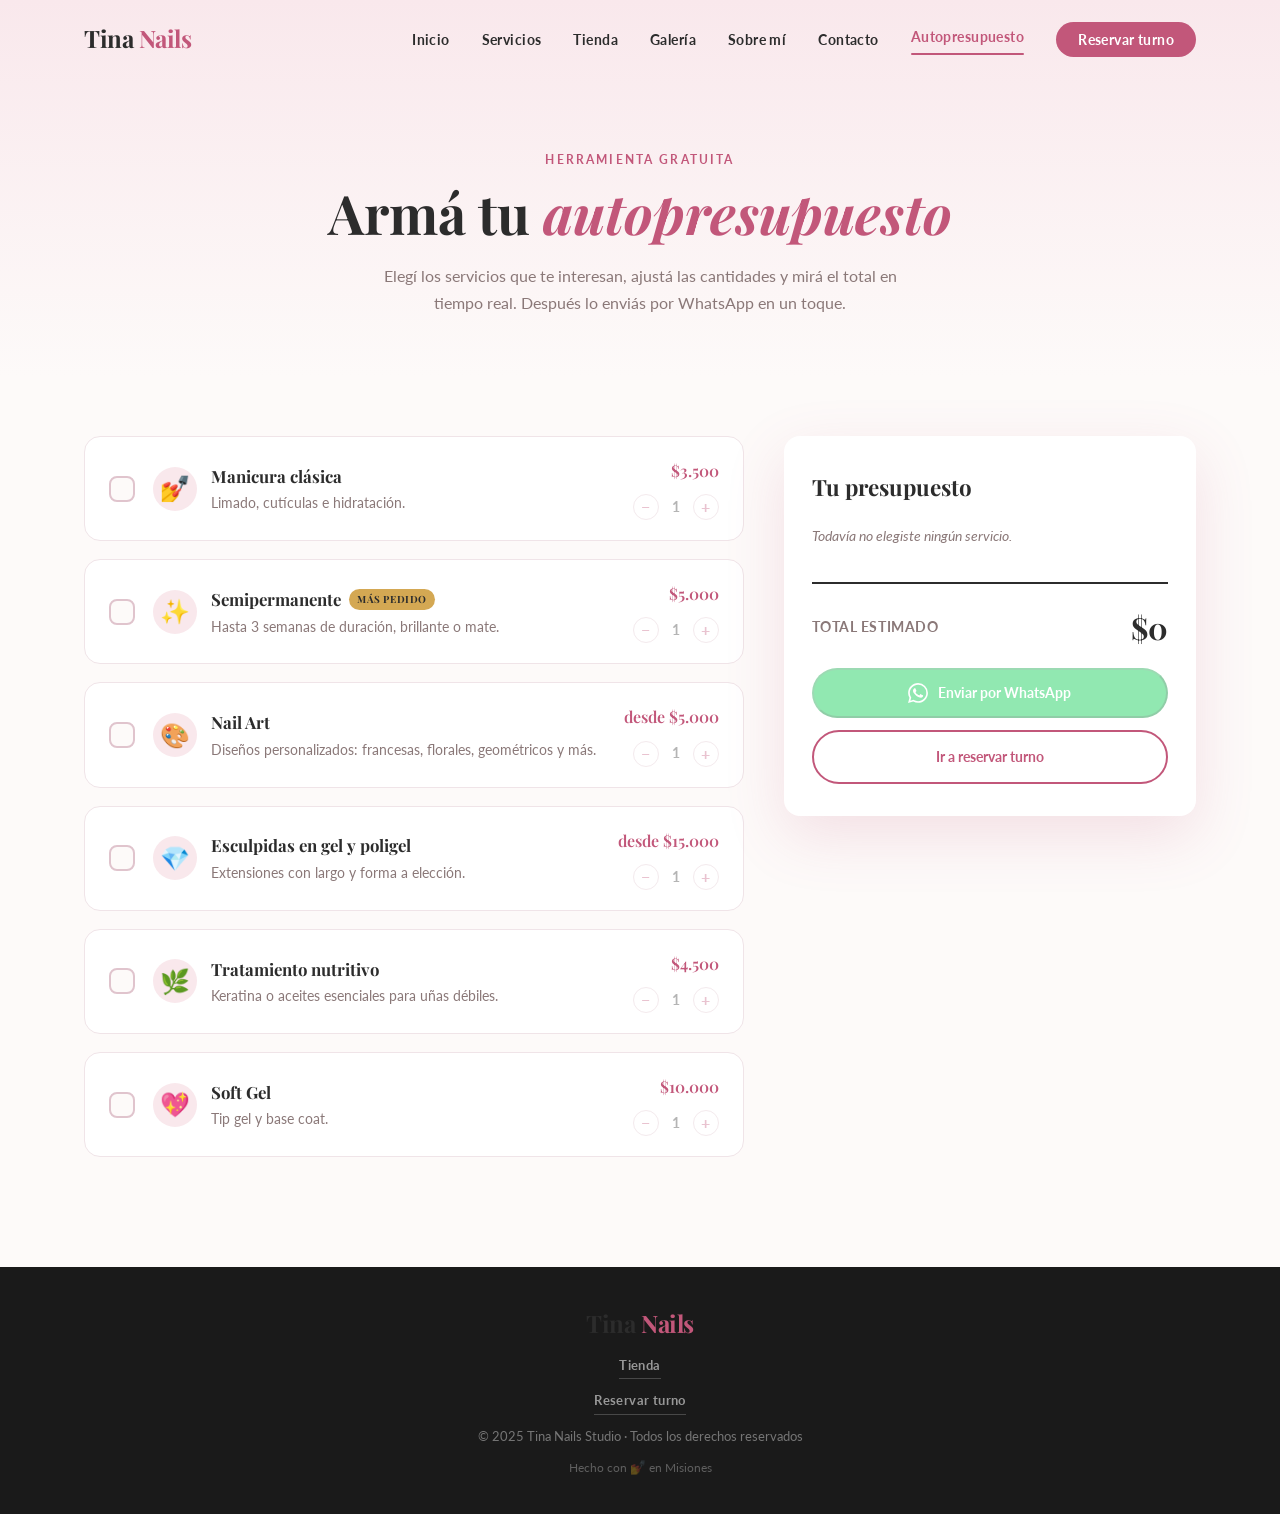
<file: presupuesto.html>
<!DOCTYPE html>
<html lang="es">
<head>
  <meta charset="UTF-8" />
  <meta name="viewport" content="width=device-width, initial-scale=1.0" />
  <title>Autopresupuesto | Tina Nails Studio</title>
  <meta name="description" content="Calculá al instante el costo de tu manicura, semipermanente, nail art, esculpidas en gel/poligel o tratamiento nutritivo en Tina Nails Studio." />
  <meta name="theme-color" content="#F9E8EC" />
  <meta name="apple-mobile-web-app-capable" content="yes" />
  <meta name="format-detection" content="telephone=no" />
  <link rel="preconnect" href="https://fonts.googleapis.com" />
  <link rel="preconnect" href="https://fonts.gstatic.com" crossorigin />
  <link href="https://fonts.googleapis.com/css2?family=Playfair+Display:ital,wght@0,400;0,600;0,700;1,400&family=Lato:wght@300;400;700&display=swap" rel="stylesheet" />
  <link rel="stylesheet" href="style.css" />
  <link rel="stylesheet" href="presupuesto.css" />
</head>
<body>

  <!-- NAV -->
  <nav class="navbar" id="navbar">
    <div class="nav-inner">
      <a href="index.html" class="nav-logo">Tina <span>Nails</span></a>
      <button class="burger" id="burger" type="button" aria-label="Abrir menú" aria-controls="navLinks" aria-expanded="false">
        <span></span><span></span><span></span>
      </button>
      <ul class="nav-links" id="navLinks">
        <li><a href="index.html#inicio">Inicio</a></li>
        <li><a href="index.html#servicios">Servicios</a></li>
        <li><a href="tienda.html">Tienda</a></li>
        <li><a href="index.html#galeria">Galería</a></li>
        <li><a href="index.html#sobre-mi">Sobre mí</a></li>
        <li><a href="index.html#contacto">Contacto</a></li>
        <li><a href="presupuesto.html" class="active-link">Autopresupuesto</a></li>
        <li><a href="index.html#reservar" class="btn-nav">Reservar turno</a></li>
      </ul>
    </div>
  </nav>

  <!-- HEADER -->
  <header class="presu-header">
    <div class="container">
      <p class="eyebrow">Herramienta gratuita</p>
      <h1>Armá tu <em>autopresupuesto</em></h1>
      <p class="presu-header-sub">Elegí los servicios que te interesan, ajustá las cantidades y mirá el total en tiempo real. Después lo enviás por WhatsApp en un toque.</p>
    </div>
  </header>

  <!-- CALCULADORA -->
  <section class="presu-calc">
    <div class="container presu-layout">

      <!-- Lista de servicios -->
      <div class="presu-servicios" id="presuServicios">

        <div class="presu-card" data-id="manicura" data-nombre="Manicura clásica" data-precio="3500" data-desde="false">
          <div class="presu-card-check">
            <input type="checkbox" id="chk-manicura" class="presu-checkbox" />
            <label for="chk-manicura"></label>
          </div>
          <div class="presu-card-info">
            <div class="presu-card-icon">💅</div>
            <div>
              <h3>Manicura clásica</h3>
              <p>Limado, cutículas e hidratación.</p>
            </div>
          </div>
          <div class="presu-card-right">
            <span class="presu-card-precio">$3.500</span>
            <div class="presu-qty">
              <button type="button" class="qty-btn qty-minus" aria-label="Restar">−</button>
              <span class="qty-val">1</span>
              <button type="button" class="qty-btn qty-plus" aria-label="Sumar">+</button>
            </div>
          </div>
        </div>

        <div class="presu-card" data-id="semipermanente" data-nombre="Semipermanente" data-precio="5000" data-desde="false">
          <div class="presu-card-check">
            <input type="checkbox" id="chk-semipermanente" class="presu-checkbox" />
            <label for="chk-semipermanente"></label>
          </div>
          <div class="presu-card-info">
            <div class="presu-card-icon">✨</div>
            <div>
              <h3>Semipermanente <span class="mini-badge">Más pedido</span></h3>
              <p>Hasta 3 semanas de duración, brillante o mate.</p>
            </div>
          </div>
          <div class="presu-card-right">
            <span class="presu-card-precio">$5.000</span>
            <div class="presu-qty">
              <button type="button" class="qty-btn qty-minus" aria-label="Restar">−</button>
              <span class="qty-val">1</span>
              <button type="button" class="qty-btn qty-plus" aria-label="Sumar">+</button>
            </div>
          </div>
        </div>

        <div class="presu-card" data-id="nailart" data-nombre="Nail Art" data-precio="5000" data-desde="true">
          <div class="presu-card-check">
            <input type="checkbox" id="chk-nailart" class="presu-checkbox" />
            <label for="chk-nailart"></label>
          </div>
          <div class="presu-card-info">
            <div class="presu-card-icon">🎨</div>
            <div>
              <h3>Nail Art</h3>
              <p>Diseños personalizados: francesas, florales, geométricos y más.</p>
            </div>
          </div>
          <div class="presu-card-right">
            <span class="presu-card-precio">desde $5.000</span>
            <div class="presu-qty">
              <button type="button" class="qty-btn qty-minus" aria-label="Restar">−</button>
              <span class="qty-val">1</span>
              <button type="button" class="qty-btn qty-plus" aria-label="Sumar">+</button>
            </div>
          </div>
        </div>

        <div class="presu-card" data-id="esculpidas" data-nombre="Esculpidas en gel y poligel" data-precio="15000" data-desde="true">
          <div class="presu-card-check">
            <input type="checkbox" id="chk-esculpidas" class="presu-checkbox" />
            <label for="chk-esculpidas"></label>
          </div>
          <div class="presu-card-info">
            <div class="presu-card-icon">💎</div>
            <div>
              <h3>Esculpidas en gel y poligel</h3>
              <p>Extensiones con largo y forma a elección.</p>
            </div>
          </div>
          <div class="presu-card-right">
            <span class="presu-card-precio">desde $15.000</span>
            <div class="presu-qty">
              <button type="button" class="qty-btn qty-minus" aria-label="Restar">−</button>
              <span class="qty-val">1</span>
              <button type="button" class="qty-btn qty-plus" aria-label="Sumar">+</button>
            </div>
          </div>
        </div>

        <div class="presu-card" data-id="tratamiento" data-nombre="Tratamiento nutritivo" data-precio="4500" data-desde="false">
          <div class="presu-card-check">
            <input type="checkbox" id="chk-tratamiento" class="presu-checkbox" />
            <label for="chk-tratamiento"></label>
          </div>
          <div class="presu-card-info">
            <div class="presu-card-icon">🌿</div>
            <div>
              <h3>Tratamiento nutritivo</h3>
              <p>Keratina o aceites esenciales para uñas débiles.</p>
            </div>
          </div>
          <div class="presu-card-right">
            <span class="presu-card-precio">$4.500</span>
            <div class="presu-qty">
              <button type="button" class="qty-btn qty-minus" aria-label="Restar">−</button>
              <span class="qty-val">1</span>
              <button type="button" class="qty-btn qty-plus" aria-label="Sumar">+</button>
            </div>
          </div>
        </div>
        <div class="presu-card" data-id="soft-gel" data-nombre="Soft Gel" data-precio="10000" data-desde="false">
          <div class="presu-card-check">
            <input type="checkbox" id="chk-soft-gel" class="presu-checkbox" />
            <label for="chk-soft-gel"></label>
          </div>
          <div class="presu-card-info">
            <div class="presu-card-icon">💖</div>
            <div>
              <h3>Soft Gel</h3>
              <p>Tip gel y base coat.</p>
            </div>
          </div>
          <div class="presu-card-right">
            <span class="presu-card-precio">$10.000</span>
            <div class="presu-qty">
              <button type="button" class="qty-btn qty-minus" aria-label="Restar">−</button>
              <span class="qty-val">1</span>
              <button type="button" class="qty-btn qty-plus" aria-label="Sumar">+</button>
            </div>
          </div>
        </div>

      </div>

      <!-- Resumen -->
      <aside class="presu-resumen">
        <div class="presu-resumen-card">
          <h2>Tu presupuesto</h2>
          <div class="presu-resumen-lista" id="resumenLista">
            <p class="presu-vacio">Todavía no elegiste ningún servicio.</p>
          </div>
          <div class="presu-resumen-total">
            <span>Total estimado</span>
            <strong id="totalEstimado">$0</strong>
          </div>
          <p class="presu-nota" id="presuNota" style="display:none;">
            * Los precios "desde" pueden variar según el diseño o largo elegido. Este total es una estimación.
          </p>
          <button class="btn-whatsapp presu-btn-enviar" id="btnEnviarPresu" disabled>
            <svg viewBox="0 0 24 24" fill="currentColor" width="20"><path d="M17.472 14.382c-.297-.149-1.758-.867-2.03-.967-.273-.099-.471-.148-.67.15-.197.297-.767.966-.94 1.164-.173.199-.347.223-.644.075-.297-.15-1.255-.463-2.39-1.475-.883-.788-1.48-1.761-1.653-2.059-.173-.297-.018-.458.13-.606.134-.133.298-.347.446-.52.149-.174.198-.298.298-.497.099-.198.05-.371-.025-.52-.075-.149-.669-1.612-.916-2.207-.242-.579-.487-.5-.669-.51a12.8 12.8 0 0 0-.57-.01c-.198 0-.52.074-.792.372-.272.297-1.04 1.016-1.04 2.479 0 1.462 1.065 2.875 1.213 3.074.149.198 2.096 3.2 5.077 4.487.709.306 1.262.489 1.694.625.712.227 1.36.195 1.871.118.571-.085 1.758-.719 2.006-1.413.248-.694.248-1.289.173-1.413-.074-.124-.272-.198-.57-.347m-5.421 7.403h-.004a9.87 9.87 0 0 1-5.031-1.378l-.361-.214-3.741.982.998-3.648-.235-.374a9.86 9.86 0 0 1-1.51-5.26c.001-5.45 4.436-9.884 9.888-9.884 2.64 0 5.122 1.03 6.988 2.898a9.825 9.825 0 0 1 2.893 6.994c-.003 5.45-4.437 9.884-9.885 9.884m8.413-18.297A11.815 11.815 0 0 0 12.05 0C5.495 0 .16 5.335.157 11.892c0 2.096.547 4.142 1.588 5.945L.057 24l6.305-1.654a11.882 11.882 0 0 0 5.683 1.448h.005c6.554 0 11.89-5.335 11.893-11.893a11.821 11.821 0 0 0-3.48-8.413Z"/></svg>
            Enviar por WhatsApp
          </button>
          <a href="index.html#reservar" class="btn-ghost presu-btn-reservar">Ir a reservar turno</a>
        </div>
      </aside>

    </div>
  </section>

  <!-- FOOTER -->
  <footer class="footer">
    <div class="container footer-inner">
      <a href="index.html" class="nav-logo">Tina <span>Nails</span></a>
      <a href="tienda.html" class="footer-presupuesto">Tienda</a>
      <a href="index.html#reservar" class="footer-presupuesto">Reservar turno</a>
      <p>© 2025 Tina Nails Studio · Todos los derechos reservados</p>
      <p class="footer-love">Hecho con 💅 en Misiones</p>
    </div>
  </footer>

  <!-- TOAST -->
  <div class="toast" id="toast"></div>

  <script src="presupuesto.js"></script>
</body>
</html>
</file>
<file: style.css>
/* ==============================
   BELLA NAILS — style.css
   ============================== */

/* ---------- TOKENS ---------- */
:root {
  --rose-pale:   #F9E8EC;
  --rose-deep:   #C2577A;
  --rose-mid:    #E8889E;
  --gold:        #D4A853;
  --charcoal:    #2C2C2C;
  --off-white:   #FDFAF9;
  --text-body:   #4A4040;
  --text-light:  #8A7878;
  --radius:      16px;
  --radius-sm:   8px;
  --shadow:      0 8px 40px rgba(194,87,122,.10);
  --shadow-lg:   0 20px 60px rgba(194,87,122,.16);
  --transition:  .3s cubic-bezier(.4,0,.2,1);
}

/* ---------- RESET ---------- */
*, *::before, *::after { box-sizing: border-box; margin: 0; padding: 0; }
html { scroll-behavior: smooth; }
body {
  font-family: 'Lato', sans-serif;
  background: var(--off-white);
  color: var(--text-body);
  line-height: 1.7;
  overflow-x: clip;
}
img { display: block; max-width: 100%; }
a { text-decoration: none; color: inherit; }
ul { list-style: none; }
input, select, textarea, button { font-family: inherit; }
button, input, select, textarea { max-width: 100%; }

/* ---------- UTILITIES ---------- */
.container {
  max-width: 1160px;
  margin: 0 auto;
  padding: 0 24px;
}
.eyebrow {
  font-size: .75rem;
  font-weight: 700;
  letter-spacing: .18em;
  text-transform: uppercase;
  color: var(--rose-deep);
  margin-bottom: 10px;
}
.section-header { text-align: center; margin-bottom: 56px; }
.section-header h2 { font-family: 'Playfair Display', serif; font-size: clamp(2rem,4vw,3rem); color: var(--charcoal); line-height: 1.2; }
.section-header h2 em { font-style: italic; color: var(--rose-deep); }
.section-sub { color: var(--text-light); max-width: 480px; margin: 12px auto 0; font-size: .95rem; }

/* ---------- BUTTONS ---------- */
.btn-primary {
  display: inline-block;
  background: var(--rose-deep);
  color: #fff;
  padding: 14px 32px;
  border-radius: 50px;
  font-weight: 700;
  font-size: .9rem;
  letter-spacing: .04em;
  transition: var(--transition);
  border: none;
  cursor: pointer;
}
.btn-primary:hover { background: #a8405f; transform: translateY(-2px); box-shadow: var(--shadow); }
.btn-ghost {
  display: inline-block;
  border: 2px solid var(--rose-deep);
  color: var(--rose-deep);
  padding: 13px 30px;
  border-radius: 50px;
  font-weight: 700;
  font-size: .9rem;
  transition: var(--transition);
}
.btn-ghost:hover { background: var(--rose-deep); color: #fff; }
.btn-link { color: var(--rose-deep); font-weight: 700; font-size: .85rem; transition: var(--transition); }
.btn-link:hover { color: var(--gold); }
.btn-nav {
  background: var(--rose-deep);
  color: #fff !important;
  padding: 9px 22px;
  border-radius: 50px;
  font-weight: 700;
  font-size: .85rem;
  transition: var(--transition);
}
.btn-nav:hover { background: #a8405f; }

/* ============================
   NAVBAR
   ============================ */
.navbar {
  position: fixed;
  top: 0; left: 0; right: 0;
  z-index: 1000;
  padding: 18px 0;
  transition: var(--transition);
}
.navbar.scrolled {
  background: rgba(253,250,249,.95);
  backdrop-filter: blur(12px);
  box-shadow: 0 2px 20px rgba(194,87,122,.08);
  padding: 12px 0;
}
.nav-inner {
  max-width: 1160px;
  margin: 0 auto;
  padding: 0 24px;
  display: flex;
  align-items: center;
  justify-content: space-between;
}
.nav-logo {
  font-family: 'Playfair Display', serif;
  font-size: 1.5rem;
  font-weight: 700;
  color: var(--charcoal);
  letter-spacing: -.02em;
}
.nav-logo span { color: var(--rose-deep); }
.nav-links {
  display: flex;
  align-items: center;
  gap: 32px;
}
.nav-links a {
  font-size: .88rem;
  font-weight: 700;
  color: var(--charcoal);
  letter-spacing: .03em;
  transition: color var(--transition);
}
.nav-links a:hover { color: var(--rose-deep); }
.nav-links a.active-link { color: var(--rose-deep); }
.nav-links a.active-link::after {
  content: '';
  display: block;
  height: 2px;
  margin-top: 4px;
  background: var(--rose-deep);
  border-radius: 2px;
}
.burger {
  display: none;
  flex-direction: column;
  gap: 5px;
  background: none;
  border: none;
  cursor: pointer;
  padding: 6px;
  z-index: 1001;
  flex-shrink: 0;
}
.burger span {
  display: block;
  width: 24px; height: 2px;
  background: var(--charcoal);
  border-radius: 2px;
  transition: var(--transition);
}

/* ============================
   HERO
   ============================ */
.hero {
  min-height: 100vh;
  min-height: 100svh;
  display: flex;
  align-items: center;
  padding: 120px 24px 80px;
  max-width: 1160px;
  margin: 0 auto;
  position: relative;
  gap: 60px;
}
.hero-content { flex: 1; }
.hero-eyebrow {
  font-size: .75rem;
  font-weight: 700;
  letter-spacing: .18em;
  text-transform: uppercase;
  color: var(--rose-deep);
  margin-bottom: 20px;
}
.hero-title {
  font-family: 'Playfair Display', serif;
  font-size: clamp(2.8rem, 6vw, 5rem);
  line-height: 1.1;
  color: var(--charcoal);
  margin-bottom: 20px;
}
.hero-accent {
  color: var(--rose-deep);
  font-style: italic;
  position: relative;
  display: inline-block;
}
.hero-accent::after {
  content: '';
  position: absolute;
  left: 0; bottom: -4px;
  width: 100%; height: 3px;
  background: linear-gradient(90deg, var(--rose-deep), var(--gold));
  border-radius: 2px;
  transform: scaleX(0);
  transform-origin: left;
  animation: underline-in 1s .6s forwards;
}
@keyframes underline-in { to { transform: scaleX(1); } }
.hero-sub {
  color: var(--text-light);
  font-size: 1.05rem;
  max-width: 420px;
  margin-bottom: 36px;
  line-height: 1.8;
}
.hero-cta { display: flex; gap: 16px; flex-wrap: wrap; }
.hero-presupuesto-link {
  display: inline-flex;
  align-items: center;
  gap: 6px;
  margin-top: 22px;
  font-size: .88rem;
  font-weight: 700;
  color: var(--rose-deep);
  border-bottom: 1.5px dashed var(--rose-mid);
  padding-bottom: 2px;
  transition: var(--transition);
}
.hero-presupuesto-link span { transition: transform var(--transition); display: inline-block; }
.hero-presupuesto-link:hover { color: var(--gold); border-color: var(--gold); }
.hero-presupuesto-link:hover span { transform: translateX(4px); }
.hero-visual {
  flex: 1;
  display: flex;
  justify-content: center;
  align-items: center;
  position: relative;
}
.hero-blob {
  width: 380px; height: 380px;
  background: radial-gradient(circle at 40% 40%, var(--rose-pale), #fce8ef 60%, transparent);
  border-radius: 60% 40% 55% 45% / 50% 55% 45% 60%;
  animation: blob-drift 8s ease-in-out infinite alternate;
}
@keyframes blob-drift {
  to { border-radius: 45% 55% 40% 60% / 60% 45% 55% 40%; }
}
.hero-img-wrap {
  position: absolute;
  display: flex;
  justify-content: center;
  align-items: center;
}
.nail-art-preview {
  display: flex;
  gap: 10px;
  align-items: flex-end;
}
.nail {
  border-radius: 50% 50% 45% 45%;
  animation: nail-grow 1.2s ease both;
}
.nail.n1 { width: 44px; height: 56px; background: linear-gradient(170deg,#f9c5d1,#C2577A); animation-delay: .1s; }
.nail.n2 { width: 48px; height: 66px; background: linear-gradient(170deg,#fde8c8,#D4A853); animation-delay: .2s; }
.nail.n3 { width: 52px; height: 76px; background: linear-gradient(170deg,#f9c5d1,#e8889e); animation-delay: .3s; }
.nail.n4 { width: 48px; height: 64px; background: linear-gradient(170deg,#2C2C2C,#555); animation-delay: .4s; }
.nail.n5 { width: 40px; height: 52px; background: linear-gradient(170deg,#c5f0d6,#75c99a); animation-delay: .5s; }
@keyframes nail-grow {
  from { transform: scaleY(0); opacity: 0; }
  to   { transform: scaleY(1); opacity: 1; }
}
.hero-scroll {
  position: absolute;
  bottom: 32px; left: 50%;
  transform: translateX(-50%);
  display: flex;
  flex-direction: column;
  align-items: center;
  gap: 8px;
  color: var(--text-light);
  font-size: .72rem;
  letter-spacing: .1em;
  text-transform: uppercase;
}
.scroll-line {
  width: 1px; height: 40px;
  background: linear-gradient(var(--rose-mid), transparent);
  animation: scroll-bounce 2s ease-in-out infinite;
}
@keyframes scroll-bounce { 0%,100% { opacity:1; height:40px; } 50% { opacity:.4; height:20px; } }


/* ============================
   SERVICIOS
   ============================ */
.servicios { padding: 100px 0; }
.presupuesto-banner {
  display: flex;
  align-items: center;
  justify-content: space-between;
  gap: 24px;
  flex-wrap: wrap;
  background: linear-gradient(120deg, var(--rose-pale), #fdeef2);
  border: 1.5px dashed var(--rose-mid);
  border-radius: var(--radius);
  padding: 24px 32px;
  margin-bottom: 48px;
  transition: var(--transition);
}
.presupuesto-banner:hover {
  border-style: solid;
  box-shadow: var(--shadow);
  transform: translateY(-2px);
}
.presupuesto-banner-text { display: flex; flex-direction: column; gap: 4px; }
.presupuesto-banner-text strong { font-family: 'Playfair Display', serif; font-size: 1.15rem; color: var(--charcoal); }
.presupuesto-banner-text span { font-size: .88rem; color: var(--text-light); }
.presupuesto-banner-btn {
  flex-shrink: 0;
  background: var(--rose-deep);
  color: #fff;
  padding: 12px 26px;
  border-radius: 50px;
  font-weight: 700;
  font-size: .88rem;
  transition: var(--transition);
}
.presupuesto-banner:hover .presupuesto-banner-btn { background: #a8405f; }
.servicios-grid {
  display: grid;
  grid-template-columns: repeat(3, 1fr);
  gap: 28px;
}
.servicio-card {
  background: #fff;
  border-radius: var(--radius);
  padding: 36px 28px 28px;
  border: 1.5px solid #f0e4e8;
  transition: var(--transition);
  position: relative;
  overflow: hidden;
}
.servicio-card::before {
  content: '';
  position: absolute;
  top: 0; left: 0; right: 0;
  height: 3px;
  background: linear-gradient(90deg, var(--rose-deep), var(--gold));
  transform: scaleX(0);
  transform-origin: left;
  transition: var(--transition);
}
.servicio-card:hover { transform: translateY(-6px); box-shadow: var(--shadow-lg); border-color: transparent; }
.servicio-card:hover::before { transform: scaleX(1); }
.servicio-card.featured {
  background: linear-gradient(135deg, var(--rose-deep), #9b3c5d);
  color: #fff;
  border-color: transparent;
}
.servicio-card.featured h3, .servicio-card.featured p { color: #fff; }
.servicio-card.featured .precio { color: var(--gold); }
.servicio-card.featured .btn-link { color: rgba(255,255,255,.8); }
.servicio-card.featured .btn-link:hover { color: #fff; }
.badge {
  display: inline-block;
  background: var(--gold);
  color: var(--charcoal);
  font-size: .7rem;
  font-weight: 700;
  letter-spacing: .08em;
  text-transform: uppercase;
  padding: 3px 10px;
  border-radius: 50px;
  margin-bottom: 16px;
}
.servicio-icon { font-size: 2rem; margin-bottom: 14px; }
.servicio-card h3 {
  font-family: 'Playfair Display', serif;
  font-size: 1.2rem;
  margin-bottom: 10px;
  color: var(--charcoal);
}
.servicio-card p { font-size: .9rem; color: var(--text-light); line-height: 1.6; }
.servicio-footer {
  display: flex;
  justify-content: space-between;
  align-items: center;
  margin-top: 24px;
  padding-top: 20px;
  border-top: 1px solid rgba(0,0,0,.06);
}
.precio {
  font-family: 'Playfair Display', serif;
  font-size: 1.15rem;
  font-weight: 600;
  color: var(--rose-deep);
}

/* ============================
   GALERÍA
   ============================ */
.galeria { padding: 100px 0; background: var(--rose-pale); }
.galeria-grid {
  display: grid;
  grid-template-columns: repeat(3, 1fr);
  grid-template-rows: 260px 260px;
  gap: 16px;
}
.galeria-item {
  border-radius: var(--radius);
  overflow: hidden;
  position: relative;
  cursor: pointer;
  transition: transform var(--transition), box-shadow var(--transition);
  background: #e8d0d8;
}
.gi-tall { grid-row: span 2; }
.gi-wide { grid-column: span 2; }

.galeria-item img {
  width: 100%;
  height: 100%;
  object-fit: cover;
  object-position: center top;
  display: block;
  transition: transform .5s ease;
}
.galeria-item:hover { box-shadow: var(--shadow-lg); }
.galeria-item:hover img { transform: scale(1.05); }

.galeria-overlay {
  position: absolute; inset: 0;
  background: linear-gradient(to top, rgba(194,87,122,.75) 0%, transparent 60%);
  display: flex;
  align-items: flex-end;
  padding: 20px;
  opacity: 0;
  transition: opacity var(--transition);
}
.galeria-item:hover .galeria-overlay, .galeria-slide:hover .galeria-overlay { opacity: 1; }
.galeria-overlay span {
  color: #fff;
  font-weight: 700;
  font-size: .95rem;
  letter-spacing: .06em;
  text-transform: uppercase;
  text-shadow: 0 1px 4px rgba(0,0,0,.3);
}

/* Tienda en el inicio */
.tienda-home { padding: 90px 0; background: var(--off-white); }
.tienda-home-link {
  display: block; position: relative;
  max-width: 460px; margin: 40px auto 0;
  border-radius: var(--radius); overflow: hidden;
  box-shadow: var(--shadow-lg);
  transition: transform var(--transition), box-shadow var(--transition);
}
.tienda-home-link:hover { transform: translateY(-6px); }
.tienda-home-link img { width: 100%; display: block; }
.tienda-home-cta {
  position: absolute; left: 50%; bottom: 18px; transform: translateX(-50%);
  background: var(--rose-deep); color: #fff;
  padding: 10px 24px; border-radius: 50px;
  font-weight: 700; font-size: .9rem; letter-spacing: .04em;
  box-shadow: var(--shadow);
}

/* Carrusel automático */
.galeria-carousel { position: relative; }
.gal-viewport { overflow: hidden; border-radius: var(--radius); }
.gal-track {
  display: flex;
  gap: 16px;
  transition: transform .7s cubic-bezier(.4,0,.2,1);
  will-change: transform;
}
.galeria-slide {
  flex: 0 0 calc((100% - 32px) / 3);
  height: 420px;
  border-radius: var(--radius);
  overflow: hidden;
  position: relative;
  cursor: pointer;
  background: #e8d0d8;
}
.galeria-slide img {
  width: 100%; height: 100%;
  object-fit: cover; object-position: center top;
  display: block;
  transition: transform .5s ease;
}
.galeria-slide:hover img { transform: scale(1.05); }
.gal-arrow {
  position: absolute; top: 50%; transform: translateY(-50%);
  z-index: 2;
  width: 44px; height: 44px; border-radius: 50%;
  border: none; cursor: pointer;
  background: rgba(255,255,255,.9); color: var(--rose-deep);
  font-size: 1.6rem; line-height: 1;
  box-shadow: var(--shadow);
  transition: background var(--transition), color var(--transition);
}
.gal-arrow:hover { background: var(--rose-deep); color: #fff; }
.gal-prev { left: -14px; }
.gal-next { right: -14px; }
.gal-dots { display: flex; justify-content: center; gap: 8px; margin-top: 22px; }
.gal-dots button {
  width: 9px; height: 9px; border-radius: 50%; border: none; padding: 0;
  background: var(--rose-mid); opacity: .4; cursor: pointer;
  transition: all var(--transition);
}
.gal-dots button.active { opacity: 1; width: 26px; border-radius: 6px; background: var(--rose-deep); }
@media (max-width: 900px) { .galeria-slide { flex-basis: calc((100% - 16px) / 2); height: 360px; } }
@media (max-width: 640px) {
  .galeria-slide { flex-basis: 100%; height: 420px; }
  .gal-prev { left: 6px; } .gal-next { right: 6px; }
}

/* Lightbox */
.lightbox-backdrop {
  position: fixed; inset: 0;
  background: rgba(0,0,0,.88);
  z-index: 3000;
  display: none;
  align-items: center;
  justify-content: center;
  padding: 24px;
  opacity: 0;
  transition: opacity .3s ease;
}
.lightbox-backdrop.open { opacity: 1; }
.lightbox-img {
  max-width: 90vw;
  max-height: 88vh;
  border-radius: var(--radius);
  object-fit: contain;
  box-shadow: 0 32px 80px rgba(0,0,0,.6);
  transform: scale(.92);
  transition: transform .35s cubic-bezier(.4,0,.2,1);
}
.lightbox-backdrop.open .lightbox-img { transform: scale(1); }
.lightbox-close {
  position: absolute;
  top: 20px; right: 24px;
  background: rgba(255,255,255,.15);
  border: none;
  color: #fff;
  font-size: 1.6rem;
  width: 44px; height: 44px;
  border-radius: 50%;
  cursor: pointer;
  display: flex; align-items: center; justify-content: center;
  transition: background var(--transition);
}
.lightbox-close:hover { background: rgba(255,255,255,.3); }
.lightbox-caption {
  position: absolute;
  bottom: 24px; left: 50%;
  transform: translateX(-50%);
  color: rgba(255,255,255,.8);
  font-size: .85rem;
  letter-spacing: .08em;
  text-transform: uppercase;
  font-weight: 700;
}

.galeria-note {
  text-align: center;
  margin-top: 36px;
  color: var(--text-light);
  font-size: .9rem;
}
.galeria-note a { color: var(--rose-deep); font-weight: 700; }

/* ============================
   SOBRE MÍ
   ============================ */
.sobre-mi { padding: 100px 0; }
.sobre-grid {
  display: grid;
  grid-template-columns: 1fr 1.2fr;
  gap: 80px;
  align-items: center;
}
.sobre-visual { position: relative; }
.sobre-blob {
  width: 340px; height: 340px;
  background: radial-gradient(circle at 50% 50%, var(--rose-pale), #fce8ef 70%);
  border-radius: 45% 55% 60% 40% / 55% 45% 60% 40%;
  animation: blob-drift 10s ease-in-out infinite alternate;
}
.sobre-img-placeholder {
  position: absolute;
  top: 50%; left: 50%;
  transform: translate(-50%,-50%);
  display: flex;
  flex-direction: column;
  align-items: center;
  gap: 8px;
}
.initials {
  width: 120px; height: 120px;
  background: linear-gradient(135deg,var(--rose-deep),#9b3c5d);
  border-radius: 50%;
  display: flex;
  align-items: center;
  justify-content: center;
  font-family: 'Playfair Display', serif;
  font-size: 2.5rem;
  font-weight: 700;
  color: #fff;
  box-shadow: var(--shadow-lg);
}
.sobre-img-placeholder p {
  font-family: 'Playfair Display', serif;
  font-size: 1.1rem;
  font-weight: 600;
  color: var(--charcoal);
}
.sobre-badge {
  position: absolute;
  bottom: 40px; right: 20px;
  background: #fff;
  border-radius: 12px;
  padding: 14px 18px;
  box-shadow: var(--shadow);
  display: flex;
  gap: 10px;
  align-items: center;
}
.sobre-badge span { font-size: 1.6rem; }
.sobre-badge p { font-size: .8rem; font-weight: 700; color: var(--charcoal); line-height: 1.3; }
.sobre-text h2 {
  font-family: 'Playfair Display', serif;
  font-size: clamp(2rem,3.5vw,2.8rem);
  color: var(--charcoal);
  margin-bottom: 20px;
}
.sobre-text h2 em { font-style: italic; color: var(--rose-deep); }
.sobre-text p { color: var(--text-light); margin-bottom: 14px; font-size: .97rem; }
.sobre-lista { margin: 24px 0; display: flex; flex-direction: column; gap: 10px; }
.sobre-lista li { font-size: .9rem; color: var(--charcoal); font-weight: 400; }

/* ============================
   TESTIMONIOS
   ============================ */
.testimonios { padding: 100px 0; background: var(--rose-pale); }
.testimonios-slider { overflow: hidden; }
.testimonio-track {
  display: flex;
  gap: 24px;
  transition: transform .5s cubic-bezier(.4,0,.2,1);
}
.testimonio-card {
  flex: 0 0 calc((100% - 48px) / 3);
  min-width: 0;
  background: #fff;
  border-radius: var(--radius);
  padding: 36px 28px;
  box-shadow: var(--shadow);
  flex-shrink: 0;
}
.stars { color: var(--gold); font-size: 1.1rem; margin-bottom: 16px; }
.testimonio-card p {
  color: var(--text-body);
  font-size: .93rem;
  line-height: 1.7;
  font-style: italic;
  margin-bottom: 24px;
}
.testimonio-autor { display: flex; gap: 14px; align-items: center; }
.avatar {
  width: 44px; height: 44px;
  border-radius: 50%;
  display: flex;
  align-items: center;
  justify-content: center;
  font-family: 'Playfair Display', serif;
  font-weight: 700;
  font-size: 1.1rem;
  color: var(--charcoal);
  flex-shrink: 0;
}
.testimonio-autor strong { display: block; font-size: .88rem; color: var(--charcoal); }
.testimonio-autor span { font-size: .78rem; color: var(--text-light); }
.slider-dots { display: flex; justify-content: center; gap: 8px; margin-top: 32px; }
.dot {
  width: 8px; height: 8px;
  border-radius: 50%;
  background: var(--rose-mid);
  opacity: .4;
  cursor: pointer;
  border: none;
  transition: var(--transition);
}
.dot.active { opacity: 1; background: var(--rose-deep); transform: scale(1.3); }

/* ============================
   RESERVAR
   ============================ */
.reservar { padding: 100px 0; }
.form-card {
  background: #fff;
  border-radius: 24px;
  padding: 56px;
  box-shadow: var(--shadow-lg);
  max-width: 820px;
  margin: 0 auto;
}
.form-grid { display: grid; grid-template-columns: 1fr 1fr; gap: 24px; }
.form-group { display: flex; flex-direction: column; gap: 8px; }
.form-full { grid-column: 1 / -1; }
.form-group label {
  font-size: .82rem;
  font-weight: 700;
  color: var(--charcoal);
  letter-spacing: .04em;
  text-transform: uppercase;
}
.form-group input,
.form-group select,
.form-group textarea {
  padding: 13px 16px;
  border: 1.5px solid #e8d8de;
  border-radius: var(--radius-sm);
  font-size: .95rem;
  color: var(--charcoal);
  background: var(--off-white);
  transition: border-color var(--transition);
  outline: none;
  width: 100%;
  resize: vertical;
}
.form-group input:focus,
.form-group select:focus,
.form-group textarea:focus {
  border-color: var(--rose-deep);
  background: #fff;
}
.btn-send { width: 100%; font-size: 1rem; padding: 16px; }
.form-whatsapp {
  text-align: center;
  margin-top: 32px;
  padding-top: 28px;
  border-top: 1px solid #f0e4e8;
}
.form-whatsapp p { color: var(--text-light); font-size: .88rem; margin-bottom: 14px; }
.btn-whatsapp {
  display: inline-flex;
  align-items: center;
  gap: 10px;
  background: #25D366;
  color: #fff;
  padding: 13px 28px;
  border-radius: 50px;
  font-weight: 700;
  font-size: .9rem;
  transition: var(--transition);
}
.btn-whatsapp:hover { background: #1ebe5d; transform: translateY(-2px); }

/* ============================
   CONTACTO
   ============================ */
.contacto { padding: 100px 0; background: var(--charcoal); }
.contacto-grid {
  display: grid;
  grid-template-columns: 1fr 1.1fr;
  gap: 80px;
  align-items: center;
}
.contacto-info .eyebrow { color: var(--gold); }
.contacto-info h2 {
  font-family: 'Playfair Display', serif;
  font-size: 2.4rem;
  color: #fff;
  margin-bottom: 36px;
}
.contacto-info h2 em { font-style: italic; color: var(--rose-mid); }
.info-item { display: flex; gap: 16px; align-items: flex-start; margin-bottom: 28px; }
.info-icon { font-size: 1.4rem; margin-top: 2px; }
.info-item strong { display: block; color: #fff; font-size: .88rem; margin-bottom: 4px; }
.info-item p { color: rgba(255,255,255,.6); font-size: .9rem; line-height: 1.6; }
.redes { display: flex; gap: 16px; margin-top: 36px; }
.red-link {
  display: inline-block;
  border: 1.5px solid rgba(255,255,255,.25);
  color: rgba(255,255,255,.8);
  padding: 8px 20px;
  border-radius: 50px;
  font-size: .82rem;
  font-weight: 700;
  letter-spacing: .04em;
  transition: var(--transition);
}
.red-link:hover { border-color: var(--rose-mid); color: var(--rose-mid); }
.mapa-placeholder {
  background: rgba(255,255,255,.06);
  border: 1.5px solid rgba(255,255,255,.1);
  border-radius: var(--radius);
  height: clamp(280px, 38vw, 340px);
  overflow: hidden;
}
.mapa-inner { width: 100%; height: 100%; text-align: center; color: rgba(255,255,255,.5); }
.mapa-inner span { font-size: 2.5rem; display: block; margin-bottom: 12px; }
.mapa-inner p { font-family: 'Playfair Display', serif; color: rgba(255,255,255,.7); font-size: 1rem; }
.mapa-inner small { font-size: .8rem; }
.mapa-inner iframe {
  display: block;
  width: 100%;
  height: 100%;
  border: 0;
}

/* ============================
   FOOTER
   ============================ */
.footer {
  background: #1a1a1a;
  padding: 36px 0;
  text-align: center;
}
.footer-inner { display: flex; flex-direction: column; align-items: center; gap: 10px; }
.footer p { color: rgba(255,255,255,.4); font-size: .82rem; }
.footer-love { color: rgba(255,255,255,.3) !important; font-size: .78rem !important; }
.footer-presupuesto {
  color: rgba(255,255,255,.55);
  font-size: .82rem;
  font-weight: 700;
  letter-spacing: .03em;
  border-bottom: 1px solid rgba(255,255,255,.2);
  padding-bottom: 2px;
  transition: var(--transition);
}
.footer-presupuesto:hover { color: var(--rose-mid); border-color: var(--rose-mid); }

/* ============================
   TOAST
   ============================ */
.toast {
  position: fixed;
  bottom: 28px; right: 28px;
  background: var(--charcoal);
  color: #fff;
  padding: 14px 24px;
  border-radius: var(--radius-sm);
  font-size: .9rem;
  font-weight: 700;
  transform: translateY(80px);
  opacity: 0;
  transition: var(--transition);
  z-index: 2000;
  max-width: 320px;
  box-shadow: var(--shadow-lg);
}
.toast.show { transform: translateY(0); opacity: 1; }

/* ============================
   AJUSTES MULTIDISPOSITIVO
   ============================ */
html {
  -webkit-text-size-adjust: 100%;
  text-size-adjust: 100%;
}
body { min-width: 280px; }
button, a, input, select, textarea { -webkit-tap-highlight-color: transparent; }
button, [role="button"] { touch-action: manipulation; }
.navbar { padding-top: calc(18px + env(safe-area-inset-top)); }
.navbar.scrolled { padding-top: calc(12px + env(safe-area-inset-top)); }
.nav-inner, .container { width: 100%; }
img, iframe, video, canvas, svg { max-width: 100%; }

/* Menú adaptable incluso en pantallas medianas con enlaces largos. */
@media (max-width: 980px) {
  .burger { display: flex; }
  .nav-links {
    display: none;
    position: fixed;
    inset: 0;
    background: rgba(253,250,249,.98);
    backdrop-filter: blur(14px);
    flex-direction: column;
    justify-content: center;
    align-items: center;
    gap: clamp(14px, 3vh, 26px);
    z-index: 999;
    overflow-y: auto;
    overscroll-behavior: contain;
    padding: calc(82px + env(safe-area-inset-top)) 24px calc(24px + env(safe-area-inset-bottom));
  }
  .nav-links.open { display: flex; }
  .nav-links a { font-size: clamp(.95rem, 3vw, 1.12rem); }
  .nav-links .btn-nav { padding: 12px 24px; }
  body.menu-open { overflow: hidden; }
}

@media (max-width: 1024px) {
  .nav-links { gap: 18px; }
  .hero { gap: 32px; }
  .hero-blob { width: min(340px, 32vw); height: min(340px, 32vw); }
  .sobre-grid { grid-template-columns: 1fr; gap: 48px; }
  .contacto-grid { grid-template-columns: 1fr 1.1fr; gap: 48px; }
}

@media (max-width: 768px) {
  .container { padding-inline: 18px; }

  .navbar { background: rgba(253,250,249,.92); backdrop-filter: blur(12px); }

  .hero {
    display: flex;
    flex-direction: column;
    justify-content: flex-start;
    gap: 24px;
    min-height: auto;
    padding: calc(104px + env(safe-area-inset-top)) 18px 54px;
    text-align: center;
  }
  .hero-content { width: 100%; }
  .hero-eyebrow { margin-bottom: 12px; }
  .hero-title { font-size: clamp(2.35rem, 13vw, 3.5rem); line-height: 1.06; }
  .hero-sub { max-width: 520px; margin: 0 auto 26px; line-height: 1.65; }
  .hero-cta { justify-content: center; }
  .hero-presupuesto-link { margin-top: 18px; }
  .hero-visual { min-height: 240px; }
  .hero-scroll { display: none; }

  .servicios, .galeria, .sobre-mi, .testimonios, .reservar, .contacto,
  .tienda-home { padding-block: 68px; }
  .section-header { margin-bottom: 36px; }
  .section-header h2 { font-size: clamp(1.9rem, 9vw, 2.55rem); }

  .presupuesto-banner {
    margin-bottom: 28px;
    padding: 20px;
    text-align: center;
  }
  .presupuesto-banner-text { width: 100%; }
  .presupuesto-banner-btn { width: 100%; }

  .servicios-grid { gap: 16px; }
  .servicio-card { padding: 26px 22px 22px; }

  .tienda-home-link { max-width: 380px; }

  .galeria-slide { height: min(118vw, 430px); }
  .gal-prev { left: 8px; }
  .gal-next { right: 8px; }
  .galeria-overlay { opacity: 1; }

  .sobre-grid { gap: 38px; }
  .sobre-visual { max-width: 380px; margin-inline: auto; }
  .sobre-blob { width: min(340px, 82vw); height: min(340px, 82vw); }
  .sobre-badge { right: 0; bottom: 18px; }

  .testimonio-track { gap: 16px; }
  .testimonio-card { flex-basis: 100%; }

  .form-card { padding: 28px 18px; border-radius: 18px; }

  .contacto-info h2 { margin-bottom: 28px; }
  .mapa-placeholder { height: min(78vw, 340px); }

  .footer { padding-block: 32px; }
  .toast {
    left: 16px;
    right: 16px;
    bottom: calc(16px + env(safe-area-inset-bottom));
    max-width: none;
    text-align: center;
  }
}

@media (max-width: 480px) {
  .container { padding-inline: 14px; }
  .nav-inner { padding-inline: 14px; }

  .hero { padding-inline: 14px; }
  .hero-title { font-size: clamp(2.15rem, 12.5vw, 2.75rem); }
  .hero-cta { flex-direction: column; align-items: stretch; gap: 10px; }
  .hero-cta a { width: 100%; }
  .hero-visual { min-height: 210px; }
  .hero-blob { width: 220px; height: 220px; }

  .presupuesto-banner { align-items: stretch; }
  .presupuesto-banner-text strong { font-size: 1.05rem; }

  .servicio-footer { align-items: flex-end; }
  .precio { font-size: 1.08rem; }

  .galeria-slide { height: 112vw; max-height: 410px; }
  .gal-arrow { width: 42px; height: 42px; }

  .sobre-blob { width: 280px; height: 280px; }
  .initials { width: 104px; height: 104px; }
  .sobre-badge { bottom: 6px; }

  .testimonio-card { min-height: 0; }

  .form-card { width: calc(100% + 4px); margin-inline: -2px; }
  .form-full .btn-send { width: 100%; }
  .btn-whatsapp { width: 100%; }

  .info-item { gap: 12px; }
  .redes { gap: 10px; }
  .mapa-placeholder { height: 250px; }
}

@media (max-width: 768px) {
  .servicios-grid,
  .sobre-grid,
  .contacto-grid,
  .form-grid {
    grid-template-columns: minmax(0, 1fr) !important;
  }
}
</file>
<file: presupuesto.css>
/* ==============================
   AUTOPRESUPUESTO — presupuesto.css
   (usa los tokens y utilidades definidos en style.css)
   ============================== */

body { opacity: 1; }

.active-link { color: var(--rose-deep) !important; }

/* ---------- HEADER ---------- */
.presu-header {
  padding: 150px 0 60px;
  background: linear-gradient(180deg, var(--rose-pale) 0%, var(--off-white) 100%);
  text-align: center;
}
.presu-header h1 {
  font-family: 'Playfair Display', serif;
  font-size: clamp(2.2rem, 4.5vw, 3.4rem);
  color: var(--charcoal);
  line-height: 1.2;
}
.presu-header h1 em { font-style: italic; color: var(--rose-deep); }
.presu-header-sub {
  color: var(--text-light);
  max-width: 520px;
  margin: 16px auto 0;
  font-size: 1rem;
}

/* ---------- LAYOUT ---------- */
.presu-calc { padding: 60px 0 110px; }
.presu-layout {
  display: grid;
  grid-template-columns: 1.6fr 1fr;
  gap: 40px;
  align-items: flex-start;
}

/* ---------- SERVICE CARDS ---------- */
.presu-servicios { display: flex; flex-direction: column; gap: 18px; }
.presu-card {
  display: flex;
  align-items: center;
  gap: 18px;
  background: #fff;
  border: 1.5px solid #f0e4e8;
  border-radius: var(--radius);
  padding: 20px 24px;
  transition: var(--transition);
}
.presu-card:has(.presu-checkbox:checked) {
  border-color: var(--rose-deep);
  box-shadow: var(--shadow);
  background: linear-gradient(120deg, #fff, var(--rose-pale) 250%);
}

.presu-card-check { flex-shrink: 0; }
.presu-checkbox { position: absolute; opacity: 0; width: 26px; height: 26px; cursor: pointer; }
.presu-card-check label {
  display: block;
  width: 26px; height: 26px;
  border: 2px solid #e0c4cd;
  border-radius: 8px;
  cursor: pointer;
  position: relative;
  transition: var(--transition);
  background: var(--off-white);
}
.presu-checkbox:checked + label {
  background: var(--rose-deep);
  border-color: var(--rose-deep);
}
.presu-checkbox:checked + label::after {
  content: '✓';
  position: absolute;
  inset: 0;
  display: flex;
  align-items: center;
  justify-content: center;
  color: #fff;
  font-size: .9rem;
  font-weight: 700;
}

.presu-card-info {
  display: flex;
  align-items: center;
  gap: 14px;
  flex: 1;
  min-width: 0;
}
.presu-card-icon {
  font-size: 1.5rem;
  flex-shrink: 0;
  width: 44px; height: 44px;
  display: flex; align-items: center; justify-content: center;
  background: var(--rose-pale);
  border-radius: 50%;
}
.presu-card-info h3 {
  font-family: 'Playfair Display', serif;
  font-size: 1.05rem;
  color: var(--charcoal);
  display: flex;
  align-items: center;
  gap: 8px;
  flex-wrap: wrap;
}
.presu-card-info p {
  font-size: .85rem;
  color: var(--text-light);
  margin-top: 2px;
}
.mini-badge {
  background: var(--gold);
  color: var(--charcoal);
  font-size: .62rem;
  font-weight: 700;
  letter-spacing: .06em;
  text-transform: uppercase;
  padding: 2px 8px;
  border-radius: 50px;
}

.presu-card-right {
  display: flex;
  flex-direction: column;
  align-items: flex-end;
  gap: 10px;
  flex-shrink: 0;
}
.presu-card-precio {
  font-family: 'Playfair Display', serif;
  font-weight: 600;
  color: var(--rose-deep);
  font-size: 1rem;
  white-space: nowrap;
}
.presu-qty {
  display: flex;
  align-items: center;
  gap: 10px;
  opacity: .35;
  pointer-events: none;
  transition: var(--transition);
}
.presu-card:has(.presu-checkbox:checked) .presu-qty {
  opacity: 1;
  pointer-events: auto;
}
.qty-btn {
  width: 26px; height: 26px;
  border-radius: 50%;
  border: 1.5px solid #e0c4cd;
  background: #fff;
  color: var(--rose-deep);
  font-size: 1rem;
  font-weight: 700;
  cursor: pointer;
  display: flex; align-items: center; justify-content: center;
  transition: var(--transition);
  line-height: 1;
}
.qty-btn:hover { background: var(--rose-deep); color: #fff; border-color: var(--rose-deep); }
.qty-val { font-weight: 700; color: var(--charcoal); min-width: 14px; text-align: center; font-size: .9rem; }

/* ---------- RESUMEN ---------- */
.presu-resumen { position: sticky; top: 100px; }
.presu-resumen-card {
  background: #fff;
  border-radius: var(--radius);
  box-shadow: var(--shadow-lg);
  padding: 32px 28px;
}
.presu-resumen-card h2 {
  font-family: 'Playfair Display', serif;
  font-size: 1.4rem;
  color: var(--charcoal);
  margin-bottom: 18px;
}
.presu-resumen-lista {
  display: flex;
  flex-direction: column;
  gap: 10px;
  min-height: 40px;
  margin-bottom: 18px;
}
.presu-vacio { color: var(--text-light); font-size: .88rem; font-style: italic; }
.resumen-item {
  display: flex;
  justify-content: space-between;
  align-items: baseline;
  font-size: .88rem;
  color: var(--text-body);
  padding-bottom: 10px;
  border-bottom: 1px dashed #f0e4e8;
}
.resumen-item .ri-nombre { color: var(--charcoal); font-weight: 700; }
.resumen-item .ri-nombre small { color: var(--text-light); font-weight: 400; }
.resumen-item .ri-precio { color: var(--rose-deep); font-weight: 700; white-space: nowrap; }

.presu-resumen-total {
  display: flex;
  justify-content: space-between;
  align-items: center;
  padding-top: 18px;
  border-top: 2px solid var(--charcoal);
  margin-bottom: 6px;
}
.presu-resumen-total span { font-size: .85rem; font-weight: 700; text-transform: uppercase; letter-spacing: .04em; color: var(--text-light); }
.presu-resumen-total strong {
  font-family: 'Playfair Display', serif;
  font-size: 1.9rem;
  color: var(--charcoal);
}
.presu-nota { font-size: .76rem; color: var(--text-light); margin-bottom: 18px; line-height: 1.5; }

.presu-btn-enviar {
  width: 100%;
  justify-content: center;
  margin-top: 8px;
  opacity: .5;
  pointer-events: none;
}
.presu-btn-enviar.enabled { opacity: 1; pointer-events: auto; }
.presu-btn-reservar {
  width: 100%;
  text-align: center;
  margin-top: 12px;
}

/* ---------- RESPONSIVE ---------- */
@media (max-width: 900px) {
  .presu-layout { grid-template-columns: 1fr; }
  .presu-resumen { position: static; }
}

@media (max-width: 560px) {
  .presu-layout { gap: 24px; }
  .presu-header { padding: 120px 16px 48px; }
  .presu-header h1 { font-size: clamp(2rem, 11vw, 2.8rem); }
  .presu-calc { padding: 40px 0 72px; }
  .presu-card {
    display: grid;
    grid-template-columns: 26px minmax(0, 1fr);
    align-items: start;
    padding: 16px;
    gap: 12px;
  }
  .presu-card-check { grid-column: 1; }
  .presu-card-info { grid-column: 2; min-width: 0; align-items: flex-start; }
  .presu-card-icon { width: 40px; height: 40px; }
  .presu-card-right {
    grid-column: 2;
    width: 100%;
    max-width: 100%;
    flex-direction: row;
    justify-content: space-between;
    align-items: center;
    margin-left: 0;
    gap: 8px;
  }
  .presu-card-precio { white-space: normal; text-align: right; }
  .presu-resumen-card { padding: 24px 18px; }
  .presu-resumen-total strong { font-size: 1.65rem; }
  .presu-btn-enviar, .presu-btn-reservar { min-height: 48px; }
  .resumen-item { gap: 12px; }
}

@media (max-width: 480px) {
  .presu-header {
    padding: calc(112px + env(safe-area-inset-top)) 14px 42px;
  }
  .presu-header-sub { font-size: .92rem; line-height: 1.55; }
  .presu-calc { padding-block: 36px 64px; }
  .presu-card { border-radius: 14px; }
  .presu-card-info { gap: 10px; }
  .presu-card-info h3 { font-size: 1rem; line-height: 1.25; }
  .presu-card-info p { font-size: .82rem; line-height: 1.45; }
  .presu-resumen-card { border-radius: 14px; }
}

@media (max-width: 360px) {
  .presu-card-info { display: grid; grid-template-columns: 40px minmax(0, 1fr); }
  .presu-card-info h3 { font-size: 1rem; }
  .presu-card-info p { line-height: 1.45; }
  .presu-card-right { flex-wrap: wrap; }
  .presu-card-precio { font-size: .92rem; }
  .qty-btn { width: 32px; height: 32px; }
  .presu-resumen-card { padding-inline: 14px; }
}
</file>
